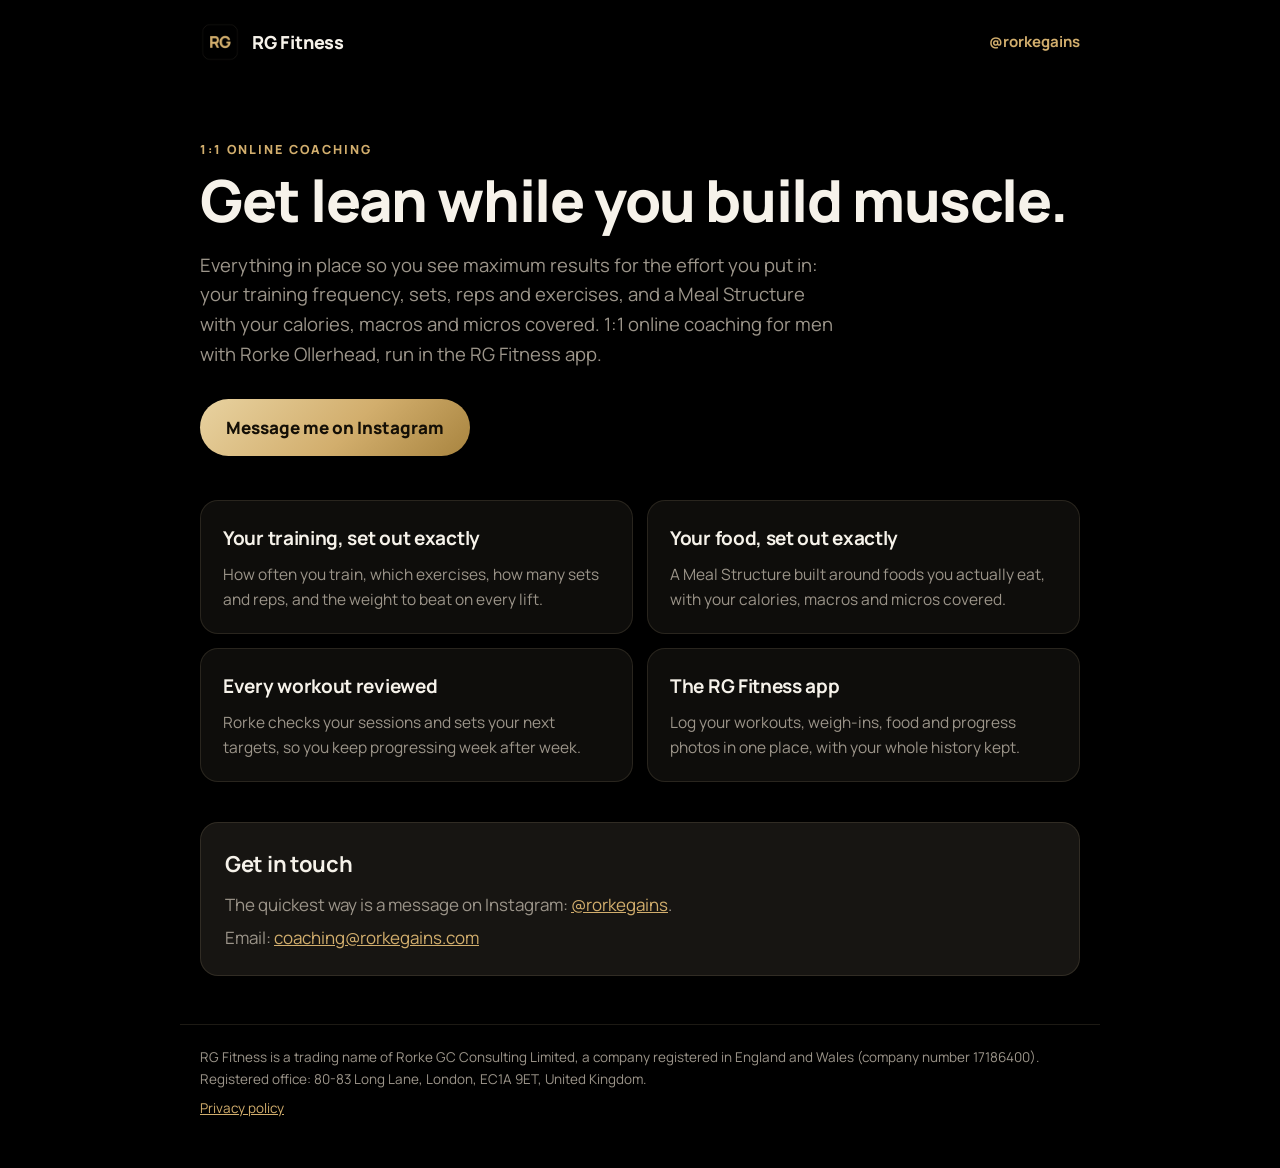
<file: index.html>
<!doctype html>
<html lang="en-GB">
<head>
<meta charset="utf-8">
<meta name="viewport" content="width=device-width, initial-scale=1, viewport-fit=cover">
<title>RG Fitness | 1:1 online coaching for men</title>
<meta name="description" content="RG Fitness: 1:1 online coaching for men who want to get lean while building muscle. Run by Rorke Ollerhead (@rorkegains).">
<meta name="theme-color" content="#000000">
<link rel="icon" type="image/png" sizes="192x192" href="/icon-192.png">
<link rel="apple-touch-icon" href="/apple-touch-icon.png">
<link rel="preconnect" href="https://fonts.googleapis.com">
<link rel="preconnect" href="https://fonts.gstatic.com" crossorigin>
<link href="https://fonts.googleapis.com/css2?family=Manrope:wght@400;500;600;700;800&display=swap" rel="stylesheet">
<link rel="stylesheet" href="/site.css">
</head>
<body>
<header class="top">
  <a class="brand" href="/" aria-label="RG Fitness home">
    <img src="/icon-192.png" alt="" width="40" height="40">
    <span>RG Fitness</span>
  </a>
  <a class="link" href="https://www.instagram.com/rorkegains/" rel="noopener">@rorkegains</a>
</header>

<main>
  <section class="hero">
    <p class="eyebrow">1:1 online coaching</p>
    <h1>Get lean while you build muscle.</h1>
    <p class="lead">Everything in place so you see maximum results for the effort you put in: your training frequency, sets, reps and exercises, and a Meal Structure with your calories, macros and micros covered. 1:1 online coaching for men with Rorke Ollerhead, run in the RG Fitness app.</p>
    <a class="button" href="https://www.instagram.com/rorkegains/" rel="noopener">Message me on Instagram</a>
  </section>

  <section class="cards" aria-label="What you get">
    <div class="card">
      <h2>Your training, set out exactly</h2>
      <p>How often you train, which exercises, how many sets and reps, and the weight to beat on every lift.</p>
    </div>
    <div class="card">
      <h2>Your food, set out exactly</h2>
      <p>A Meal Structure built around foods you actually eat, with your calories, macros and micros covered.</p>
    </div>
    <div class="card">
      <h2>Every workout reviewed</h2>
      <p>Rorke checks your sessions and sets your next targets, so you keep progressing week after week.</p>
    </div>
    <div class="card">
      <h2>The RG Fitness app</h2>
      <p>Log your workouts, weigh-ins, food and progress photos in one place, with your whole history kept.</p>
    </div>
  </section>

  <section class="contact" aria-label="Contact">
    <h2>Get in touch</h2>
    <p>The quickest way is a message on Instagram: <a href="https://www.instagram.com/rorkegains/" rel="noopener">@rorkegains</a>.</p>
    <p>Email: <a href="mailto:coaching@rorkegains.com">coaching@rorkegains.com</a></p>
  </section>
</main>

<footer class="foot">
  <p>RG Fitness is a trading name of Rorke GC Consulting Limited, a company registered in England and Wales (company number 17186400). Registered office: 80-83 Long Lane, London, EC1A 9ET, United Kingdom.</p>
  <p><a href="/privacy">Privacy policy</a></p>
</footer>
</body>
</html>
</file>
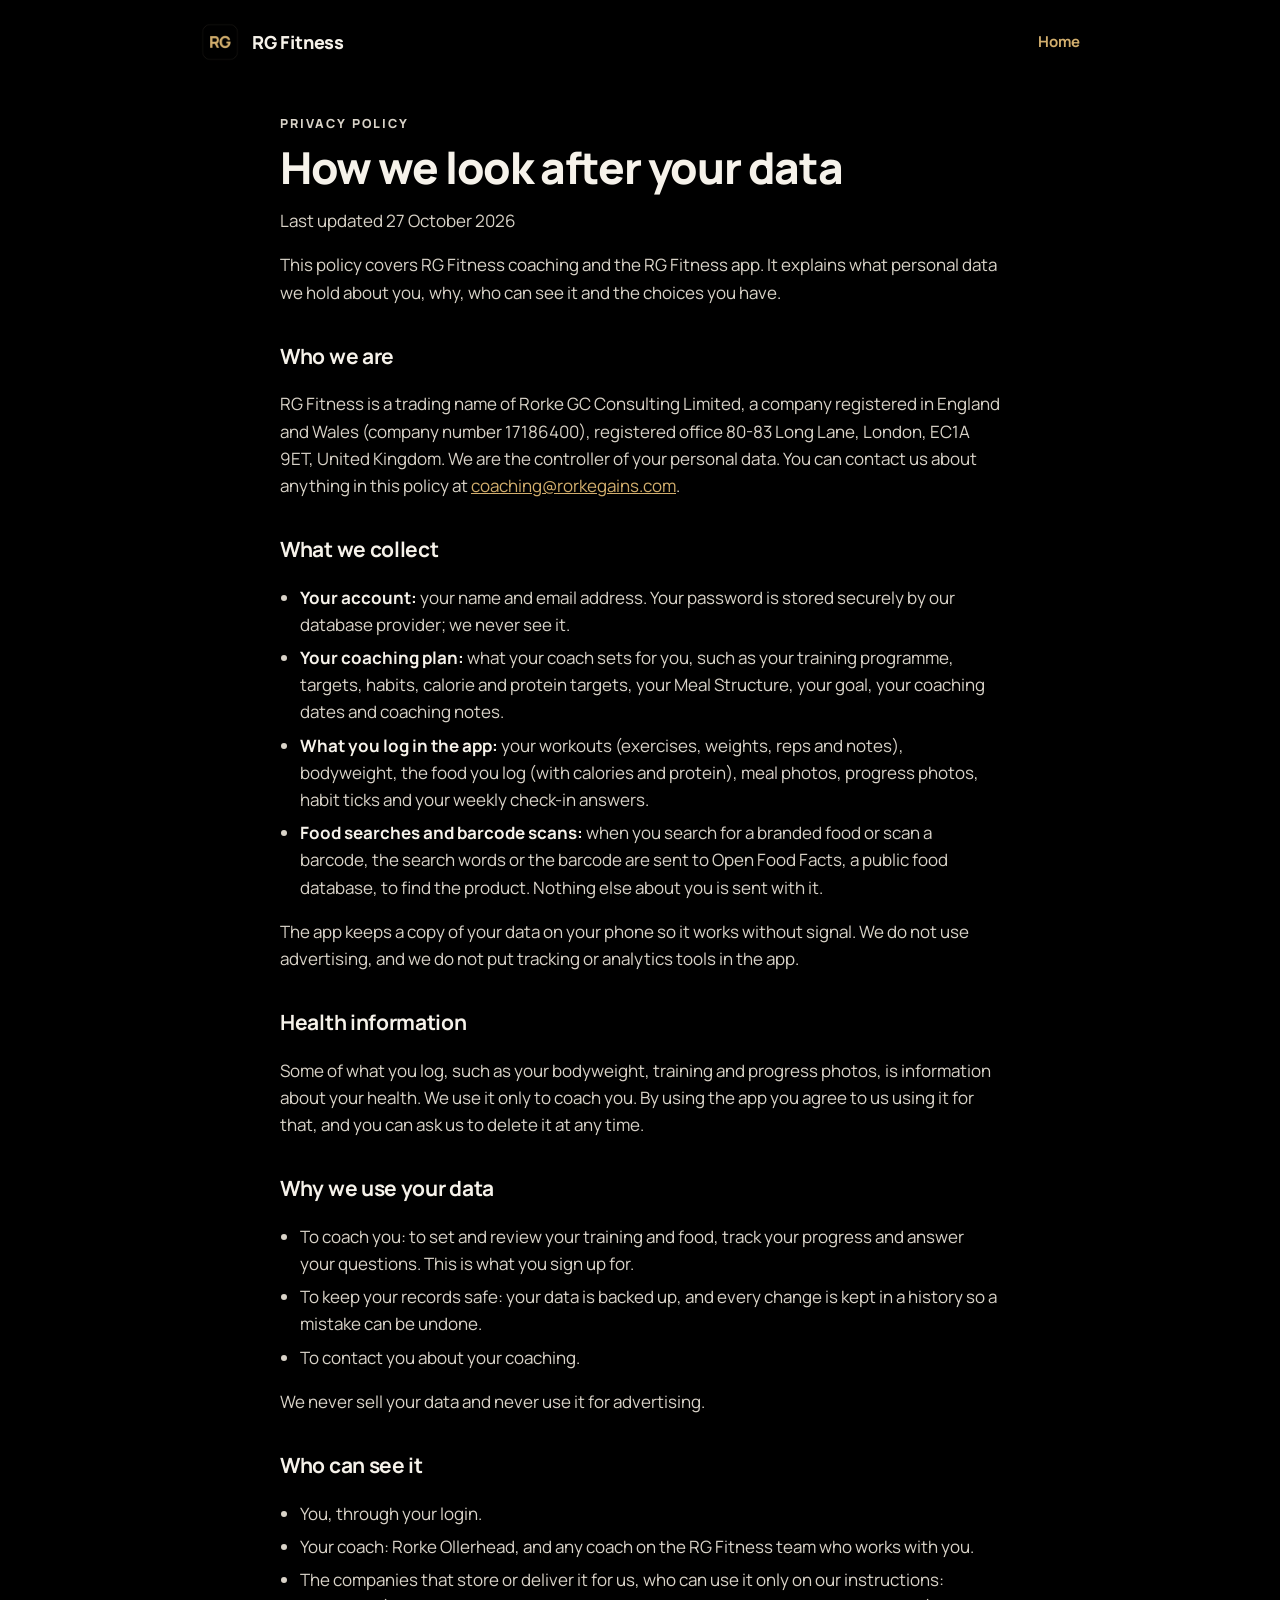
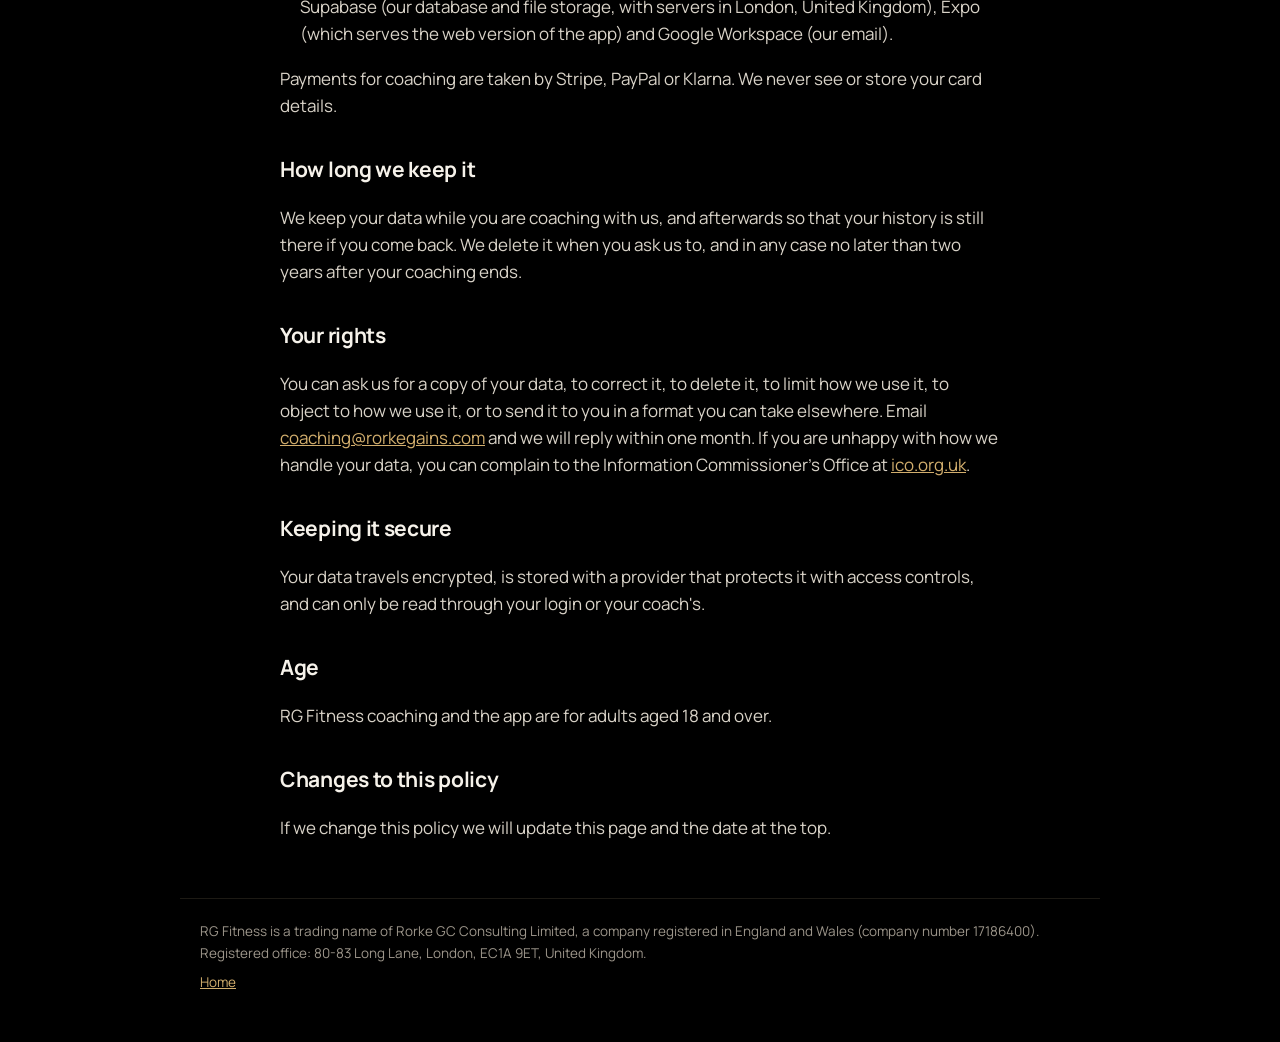
<file: privacy.html>
<!doctype html>
<html lang="en-GB">
<head>
<meta charset="utf-8">
<meta name="viewport" content="width=device-width, initial-scale=1, viewport-fit=cover">
<title>Privacy policy | RG Fitness</title>
<meta name="description" content="How RG Fitness and the RG Fitness app use your personal data.">
<meta name="theme-color" content="#000000">
<link rel="icon" type="image/png" sizes="192x192" href="/icon-192.png">
<link rel="apple-touch-icon" href="/apple-touch-icon.png">
<link rel="preconnect" href="https://fonts.googleapis.com">
<link rel="preconnect" href="https://fonts.gstatic.com" crossorigin>
<link href="https://fonts.googleapis.com/css2?family=Manrope:wght@400;500;600;700;800&display=swap" rel="stylesheet">
<link rel="stylesheet" href="/site.css">
</head>
<body>
<header class="top">
  <a class="brand" href="/" aria-label="RG Fitness home">
    <img src="/icon-192.png" alt="" width="40" height="40">
    <span>RG Fitness</span>
  </a>
  <a class="link" href="/">Home</a>
</header>

<main class="doc">
  <p class="eyebrow">Privacy policy</p>
  <h1>How we look after your data</h1>
  <p class="muted">Last updated 27 October 2026</p>

  <p>This policy covers RG Fitness coaching and the RG Fitness app. It explains what personal data we hold about you, why, who can see it and the choices you have.</p>

  <h2>Who we are</h2>
  <p>RG Fitness is a trading name of Rorke GC Consulting Limited, a company registered in England and Wales (company number 17186400), registered office 80-83 Long Lane, London, EC1A 9ET, United Kingdom. We are the controller of your personal data. You can contact us about anything in this policy at <a href="mailto:coaching@rorkegains.com">coaching@rorkegains.com</a>.</p>

  <h2>What we collect</h2>
  <ul>
    <li><strong>Your account:</strong> your name and email address. Your password is stored securely by our database provider; we never see it.</li>
    <li><strong>Your coaching plan:</strong> what your coach sets for you, such as your training programme, targets, habits, calorie and protein targets, your Meal Structure, your goal, your coaching dates and coaching notes.</li>
    <li><strong>What you log in the app:</strong> your workouts (exercises, weights, reps and notes), bodyweight, the food you log (with calories and protein), meal photos, progress photos, habit ticks and your weekly check-in answers.</li>
    <li><strong>Food searches and barcode scans:</strong> when you search for a branded food or scan a barcode, the search words or the barcode are sent to Open Food Facts, a public food database, to find the product. Nothing else about you is sent with it.</li>
  </ul>
  <p>The app keeps a copy of your data on your phone so it works without signal. We do not use advertising, and we do not put tracking or analytics tools in the app.</p>

  <h2>Health information</h2>
  <p>Some of what you log, such as your bodyweight, training and progress photos, is information about your health. We use it only to coach you. By using the app you agree to us using it for that, and you can ask us to delete it at any time.</p>

  <h2>Why we use your data</h2>
  <ul>
    <li>To coach you: to set and review your training and food, track your progress and answer your questions. This is what you sign up for.</li>
    <li>To keep your records safe: your data is backed up, and every change is kept in a history so a mistake can be undone.</li>
    <li>To contact you about your coaching.</li>
  </ul>
  <p>We never sell your data and never use it for advertising.</p>

  <h2>Who can see it</h2>
  <ul>
    <li>You, through your login.</li>
    <li>Your coach: Rorke Ollerhead, and any coach on the RG Fitness team who works with you.</li>
    <li>The companies that store or deliver it for us, who can use it only on our instructions: Supabase (our database and file storage, with servers in London, United Kingdom), Expo (which serves the web version of the app) and Google Workspace (our email).</li>
  </ul>
  <p>Payments for coaching are taken by Stripe, PayPal or Klarna. We never see or store your card details.</p>

  <h2>How long we keep it</h2>
  <p>We keep your data while you are coaching with us, and afterwards so that your history is still there if you come back. We delete it when you ask us to, and in any case no later than two years after your coaching ends.</p>

  <h2>Your rights</h2>
  <p>You can ask us for a copy of your data, to correct it, to delete it, to limit how we use it, to object to how we use it, or to send it to you in a format you can take elsewhere. Email <a href="mailto:coaching@rorkegains.com">coaching@rorkegains.com</a> and we will reply within one month. If you are unhappy with how we handle your data, you can complain to the Information Commissioner's Office at <a href="https://ico.org.uk" rel="noopener">ico.org.uk</a>.</p>

  <h2>Keeping it secure</h2>
  <p>Your data travels encrypted, is stored with a provider that protects it with access controls, and can only be read through your login or your coach's.</p>

  <h2>Age</h2>
  <p>RG Fitness coaching and the app are for adults aged 18 and over.</p>

  <h2>Changes to this policy</h2>
  <p>If we change this policy we will update this page and the date at the top.</p>
</main>

<footer class="foot">
  <p>RG Fitness is a trading name of Rorke GC Consulting Limited, a company registered in England and Wales (company number 17186400). Registered office: 80-83 Long Lane, London, EC1A 9ET, United Kingdom.</p>
  <p><a href="/">Home</a></p>
</footer>
</body>
</html>
</file>
<file: site.css>
/* RG Fitness: brand gold on black (the app's Gold look). */
:root {
  --bg: #000000;
  --surface: #0e0d0b;
  --surface2: #171512;
  --line: rgba(232, 210, 160, 0.12);
  --text: #f6f2ea;
  --muted: #9c958a;
  --gold: #d2ae6d;
  --gold-hi: #e8d2a0;
  --gold-ink: #140f06;
}
* { box-sizing: border-box; }
html { -webkit-text-size-adjust: 100%; }
body {
  margin: 0;
  background: var(--bg);
  color: var(--text);
  font-family: Manrope, system-ui, -apple-system, "Segoe UI", sans-serif;
  font-size: 17px;
  line-height: 1.6;
}
a { color: var(--gold); }
a:hover { color: var(--gold-hi); }
img { display: block; }

.top, main, .foot { width: 100%; max-width: 920px; margin: 0 auto; padding: 0 20px; }
.top { display: flex; align-items: center; justify-content: space-between; padding-top: 22px; padding-bottom: 22px; }
.brand { display: flex; align-items: center; gap: 12px; color: var(--text); text-decoration: none; font-weight: 800; font-size: 18px; letter-spacing: -0.2px; }
.brand img { border-radius: 10px; }
.link { font-weight: 700; font-size: 15px; text-decoration: none; }

.eyebrow { margin: 0 0 10px; color: var(--gold); font-weight: 800; font-size: 12.5px; letter-spacing: 2px; text-transform: uppercase; }
h1 { margin: 0; font-weight: 800; font-size: clamp(34px, 7vw, 58px); line-height: 1.05; letter-spacing: -1.4px; }
h2 { font-weight: 700; letter-spacing: -0.3px; }
.lead { max-width: 640px; margin: 20px 0 30px; color: var(--muted); font-size: 18.5px; }
.muted { color: var(--muted); }

.hero { padding: 56px 0 44px; }
.button {
  display: inline-block;
  padding: 15px 26px;
  border-radius: 999px;
  background: linear-gradient(135deg, var(--gold-hi), var(--gold) 55%, #a8843f);
  color: var(--gold-ink);
  font-weight: 800;
  text-decoration: none;
}
.button:hover { color: var(--gold-ink); filter: brightness(1.05); }

.cards { display: grid; grid-template-columns: repeat(2, 1fr); gap: 14px; padding-bottom: 40px; }
@media (max-width: 640px) { .cards { grid-template-columns: 1fr; } .hero { padding-top: 32px; } }
.card { background: var(--surface); border: 1px solid var(--line); border-radius: 18px; padding: 22px; }
.card h2 { margin: 0 0 8px; font-size: 19px; }
.card p { margin: 0; color: var(--muted); font-size: 15.5px; }

.contact { background: var(--surface2); border: 1px solid var(--line); border-radius: 18px; padding: 24px; margin-bottom: 48px; }
.contact h2 { margin: 0 0 8px; font-size: 22px; }
.contact p { margin: 6px 0 0; color: var(--muted); }

.doc { max-width: 760px; padding-top: 30px; padding-bottom: 40px; }
.doc h1 { font-size: clamp(30px, 6vw, 44px); margin-bottom: 8px; }
.doc h2 { margin: 34px 0 8px; font-size: 21px; }
.doc p, .doc li { color: #d9d3c8; }
.doc ul { padding-left: 20px; }
.doc li { margin: 6px 0; }
.doc strong { color: var(--text); }

.foot { border-top: 1px solid var(--line); padding-top: 22px; padding-bottom: 40px; color: var(--muted); font-size: 13.5px; }
.foot p { margin: 0 0 8px; }
</file>
